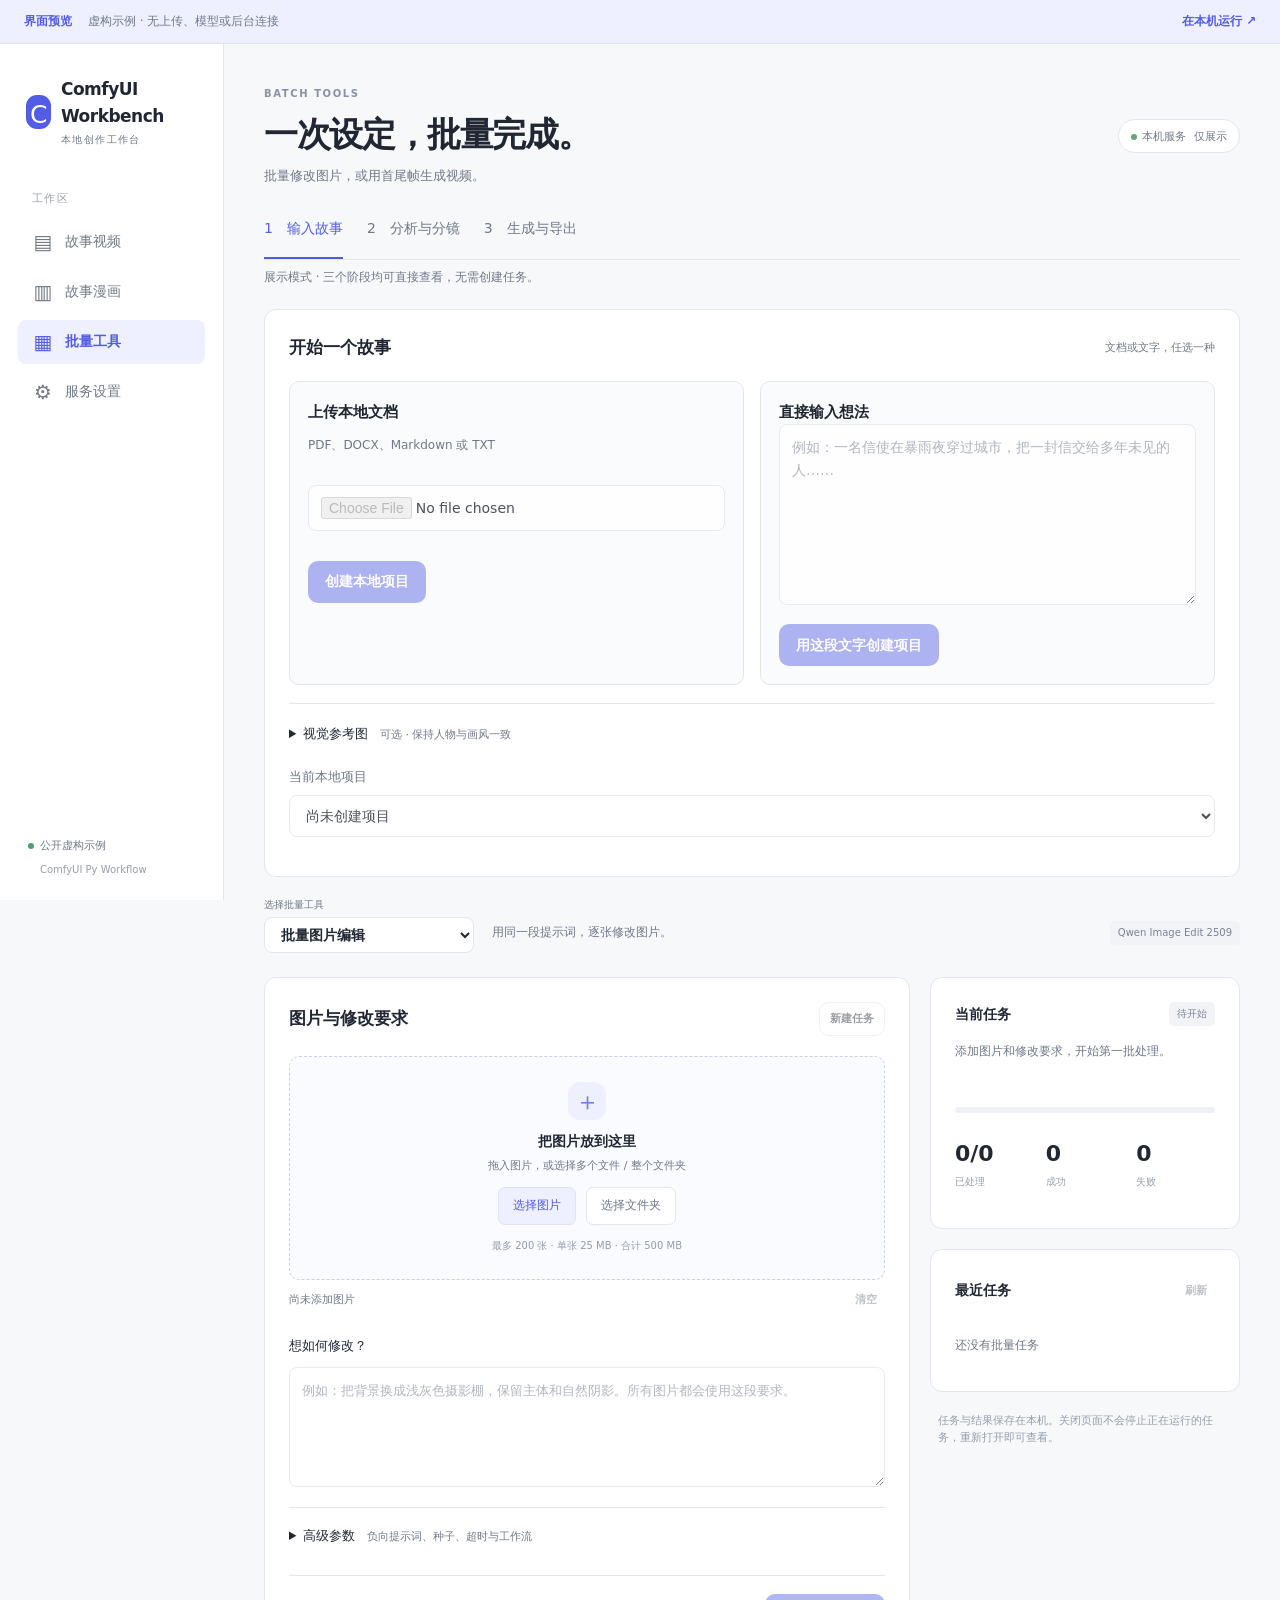
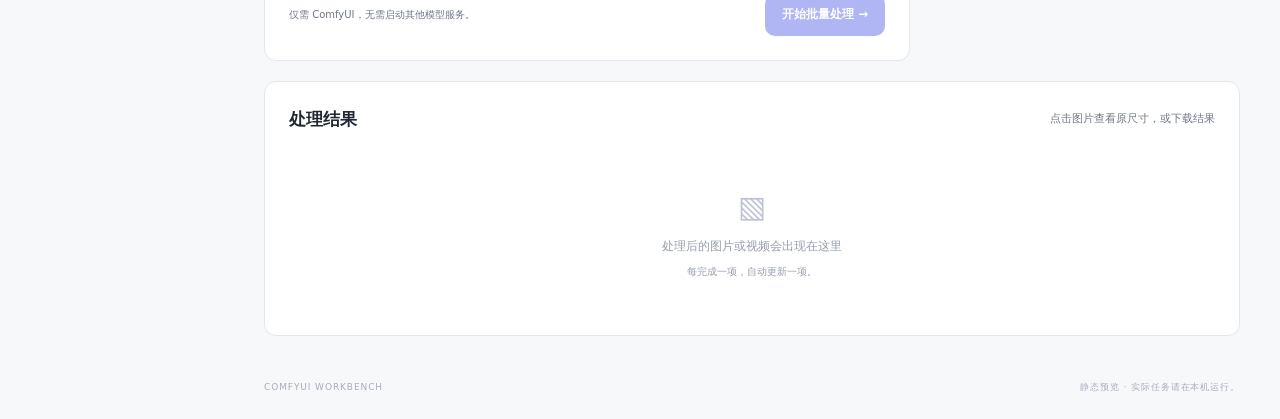
<file: docs/index.html>
<!doctype html>
<!-- Generated by scripts/build_ui_preview.py; edit the local UI or preview sources. -->
<html lang="zh-CN">
<head>
  <meta charset="utf-8">
  <meta name="viewport" content="width=device-width, initial-scale=1">
  <title>ComfyUI Workbench</title>
  <meta name="description" content="ComfyUI Workbench 统一工作台预览：故事漫画、故事视频、批量图片编辑与本机服务设置。使用公开示例，无上传或模型请求。">
  <meta http-equiv="Content-Security-Policy" content="default-src 'none'; script-src 'self'; style-src 'self'; img-src 'self' data:; media-src 'self'; connect-src 'none'; form-action 'none'; base-uri 'none'">
  <link rel="stylesheet" href="style.css">
  <link rel="stylesheet" href="preview.css">
</head>
<body>
  <div class="preview-notice"><strong>界面预览</strong><span>虚构示例 · 无上传、模型或后台连接</span><a href="https://github.com/marsguo2049/comfyui-py-workflow#quick-start">在本机运行 ↗</a></div>
  <noscript><p class="no-script">请启用 JavaScript 切换工作区。下面展示故事视频界面；真正处理任务请在本机运行项目。</p></noscript>
  <aside class="sidebar">
    <a class="brand" href="#story"><span class="brand-mark">C</span><span>ComfyUI Workbench<small>本地创作工作台</small></span></a>
    <p class="nav-caption">工作区</p>
    <nav aria-label="工作区">
      <button class="nav-item active" data-view="story" aria-current="page"><span aria-hidden="true">▤</span>故事视频</button>
      <button class="nav-item" data-view="comic"><span aria-hidden="true">▥</span>故事漫画</button>
      <button class="nav-item" data-view="batch"><span aria-hidden="true">▦</span>批量工具</button>
      <button class="nav-item" data-view="settings"><span aria-hidden="true">⚙</span>服务设置</button>
    </nav>
    <div class="sidebar-footer"><span class="local-dot"></span>公开虚构示例<small>ComfyUI Py Workflow</small></div>
  </aside>
  <div class="workspace">
  <header class="topbar">
    <div>
      <p class="eyebrow" id="view-eyebrow">STORY TO VIDEO</p>
      <h1 id="view-title">把故事，变成画面。</h1>
      <p class="subtitle" id="view-subtitle">从一个想法开始，在本机完成分镜与视频。</p>
    </div>
    <button class="offline-badge" id="go-settings"><span></span>本机服务 <span id="service-summary">仅展示</span></button>
  </header>

  <main>
    <div id="view-settings" class="hidden">
    <section class="panel" id="services-panel">
      <div class="section-heading">
        <div><h2>连接本机服务</h2></div>
        <button disabled class="secondary" id="refresh-services">重新检测</button>
      </div>
      <div class="service-settings">
        <label>LM Studio 地址<input disabled id="lm-url" value="http://127.0.0.1:1234/v1"></label>
        <label>ComfyUI 地址<input disabled id="comfy-url" value="http://127.0.0.1:8188"></label>
        <label>本地文字模型<select disabled id="lm-model"><option value="">等待检测</option></select></label>
      </div>
      <div class="status-grid">
        <article class="status-card" id="lm-status"><strong>LM Studio</strong><p>尚未检测</p></article>
        <article class="status-card" id="comfy-status"><strong>ComfyUI</strong><p>尚未检测</p></article>
        <article class="status-card" id="ocr-status"><strong>离线文档</strong><p>尚未检测</p></article>
      </div>
      <p class="hint">推荐顺序：先用 LM Studio 分析并生成分镜，自动卸载文字模型后，再让 ComfyUI 开始生成。</p>
    </section>
    </div>
    <div id="view-story">
    <div class="workflow-strip" role="tablist" aria-label="故事视频演示阶段"><button id="story-tab-input" type="button" role="tab" data-story-stage="input" aria-controls="story-stage-input" aria-selected="true" tabindex="0" class="active">1　输入故事</button><button id="story-tab-plan" type="button" role="tab" data-story-stage="plan" aria-controls="story-stage-plan" aria-selected="false" tabindex="-1" class="">2　分析与分镜</button><button id="story-tab-output" type="button" role="tab" data-story-stage="output" aria-controls="story-stage-output" aria-selected="false" tabindex="-1" class="">3　生成与导出</button></div><p class="hint preview-stage-hint">展示模式 · 三个阶段均可直接查看，无需创建任务。</p><div id="story-stage-input" role="tabpanel" aria-labelledby="story-tab-input" tabindex="0" class="">
    <section class="panel">
      <div class="section-heading"><div><h2>开始一个故事</h2></div><span class="hint">文档或文字，任选一种</span></div>
      <div class="two-columns">
        <div class="input-card">
          <h3>上传本地文档</h3>
          <p>PDF、DOCX、Markdown 或 TXT</p>
          <input disabled type="file" id="story-file" accept=".pdf,.docx,.md,.markdown,.txt">
          <button disabled id="upload-story">创建本地项目</button>
        </div>
        <div class="input-card">
          <h3>直接输入想法</h3>
          <textarea disabled id="story-text" rows="7" placeholder="例如：一名信使在暴雨夜穿过城市，把一封信交给多年未见的人……"></textarea>
          <button disabled id="create-text">用这段文字创建项目</button>
        </div>
      </div>
      <details class="reference-details"><summary>视觉参考图 <span class="hint">可选 · 保持人物与画风一致</span></summary>
      <div class="input-card reference-card">
        <div>
          <h3>单张视觉参考图（可选）</h3>
          <p>支持 PNG、JPG/JPEG 和 WebP。图片只保存在项目目录中；生成新场景时由 Qwen Image Edit 直接读取，用来保持人物、服装、物件或画风。</p>
          <input disabled type="file" id="reference-image" accept="image/png,image/jpeg,image/webp,.png,.jpg,.jpeg,.webp">
          <button disabled class="secondary" id="attach-reference">添加或替换当前项目的参考图</button>
        </div>
        <div class="reference-preview-shell">
          <img id="reference-preview" class="hidden" alt="当前参考图">
          <p id="reference-status" class="hint">尚未选择参考图；不上传时保持原来的纯文字生成方式。</p>
        </div>
      </div>
      </details>
      <div class="project-picker">
        <label>当前本地项目<select disabled id="project-select"><option value="">尚未创建项目</option></select></label>
        <span id="project-path"></span>
      </div>
    </section>

    </div><div id="story-stage-plan" role="tabpanel" aria-labelledby="story-tab-plan" tabindex="0" class="hidden"><section class="panel" id="analysis-panel">
      <div class="section-heading"><div><span class="step">03</span><h2>故事分析与时长建议</h2></div></div>
      <div id="workflow-error" class="warnings hidden"></div>
      <div id="analysis-empty" class="empty-state hidden">
        <p>LM Studio 将在本机读取故事，提取关键事件并推荐三个视频长度；参考图不会发送到云端。</p>
        <button disabled id="analyze-story">开始本地分析</button>
      </div>
      <div id="analysis-result">
        <div class="analysis-summary">
          <div><span>标题</span><strong id="analysis-title"></strong></div>
          <div><span>类型</span><strong id="analysis-genre"></strong></div>
          <p id="analysis-synopsis"></p>
          <p class="reason" id="analysis-reason"></p>
        </div>
        <div id="duration-options" class="duration-grid"></div>
        <div class="planning-settings">
          <label>最终时长（秒）<input disabled id="duration-seconds" type="number" min="15" max="180" step="5"></label>
          <label>画面比例<select disabled id="aspect-ratio"><option>16:9</option><option>9:16</option><option>1:1</option><option>4:3</option><option>3:4</option><option>21:9</option></select></label>
          <label>台词策略
            <select disabled id="dialogue-mode">
              <option value="auto">由模型判断（推荐）</option>
              <option value="none">不要台词或旁白</option>
              <option value="dialogue">需要台词或旁白</option>
            </select>
          </label>
          <label class="wide">补充画风要求<input disabled id="visual-style" placeholder="留空则由本地模型根据故事选择"></label>
        </div>
        <div class="button-row">
          <button disabled class="secondary" id="reanalyze-story">重新分析文档</button>
          <button disabled id="create-plan">确认时长，生成详细分镜</button>
        </div>
      </div>
    </section>

    <section class="panel" id="plan-panel">
      <div class="section-heading"><div><span class="step">04</span><h2>确认详细分镜</h2></div></div>
      <p class="hint">下方是公开虚构故事的分镜摘要。实际运行时，此处显示可审阅和修改的模型专用提示词与完整执行计划。</p>
      <textarea disabled id="plan-editor" class="code-editor" rows="24" spellcheck="false"></textarea>
      <div class="button-row">
        <button disabled class="secondary" id="save-plan">保存并校验修改</button>
        <button disabled id="start-generation">第二次确认：开始生成</button>
        <button disabled class="danger hidden" id="cancel-generation">当前步骤后停止</button>
      </div>
    </section>

    </div><div id="story-stage-output" role="tabpanel" aria-labelledby="story-tab-output" tabindex="0" class="hidden"><section class="panel" id="progress-panel">
      <div class="section-heading"><div><span class="step">05</span><h2>生成进度</h2></div></div>
      <div class="progress-shell"><div id="progress-bar"></div></div>
      <div class="progress-copy">
        <strong id="progress-percent">0%</strong>
        <p id="progress-message">等待开始</p>
      </div>
      <div class="metrics" id="progress-metrics"></div>
      <div id="warnings" class="warnings hidden"></div>
    </section>

    <section class="panel" id="results-panel">
      <div class="section-heading">
        <div><span class="step">06</span><h2>本地结果</h2></div>
        <button disabled class="secondary" id="open-folder">打开输出文件夹</button>
      </div>
      <div id="final-video"><p class="hint">以下是仓库已有的 10 秒单车公开样片，用于演示结果播放与下载；它与上方虚构故事的 30 秒分镜独立，不是该分镜的生成结果。</p>
      <video controls preload="none" poster="assets/bicycle-frame-0001.png" aria-label="公开单车示例视频"><source src="assets/bicycle-final-10s.mp4" type="video/mp4">浏览器不支持视频播放，请下载 MP4 查看。</video>
      <p><a class="preview-download" href="assets/bicycle-final-10s.mp4" download>下载公开样片 · MP4 / 10 秒 ↓</a></p></div>
      <h3>关键帧</h3>
      <div id="keyframe-gallery" class="gallery"><a href="assets/bicycle-frame-0001.png" target="_blank" rel="noopener"><img loading="lazy" src="assets/bicycle-frame-0001.png" alt="公开单车示例关键帧 1"></a><a href="assets/bicycle-frame-0002.png" target="_blank" rel="noopener"><img loading="lazy" src="assets/bicycle-frame-0002.png" alt="公开单车示例关键帧 2"></a><a href="assets/bicycle-frame-0003.png" target="_blank" rel="noopener"><img loading="lazy" src="assets/bicycle-frame-0003.png" alt="公开单车示例关键帧 3"></a></div>
      <h3>视频片段</h3>
      <div id="clip-list" class="clip-list"><p class="hint">本地运行后，此处列出逐段生成的视频。本预览提供上方合成样片供查看。</p></div>
    </section>
    </div>
    </div>
    <div id="view-comic" class="hidden">
      <div class="workflow-strip"><span class="active">1　输入故事</span><span>2　审阅分镜</span><span>3　生成与阅读</span></div>
      <div class="batch-layout">
        <section class="panel">
          <div class="section-heading"><div><h2>把故事画成漫画</h2></div><button disabled class="secondary" id="comic-new">新建漫画</button></div>
          <div id="comic-source-fields">
            <label>故事内容<textarea disabled id="comic-story" rows="5" maxlength="120000" placeholder="写下人物、事件和结局。模型会把故事拆成独立分格，保持叙事顺序。"></textarea></label>
            <label class="comic-file-label">或选择故事文档<input disabled id="comic-file" type="file" accept=".txt,.md,.markdown,.docx,.pdf"></label>
            <p class="hint" id="comic-source-note">选择文档时以文档为准；内容只保存在本机。</p>
            <details class="advanced"><summary>人物参考图 <span class="hint">可选 · 统一人物与画风</span></summary>
              <label class="comic-file-label">PNG / JPEG / WebP · 最多 25 MB<input disabled id="comic-reference" type="file" accept=".png,.jpg,.jpeg,.webp"></label>
              <p class="hint">参考图会居中裁切到选定画幅，请尽量使用相同比例并将主体放在中央。</p>
              <img id="comic-reference-preview" class="hidden" alt="漫画人物参考图">
            </details>
          </div>
          <div class="planning-settings comic-options" id="comic-planning-fields">
            <label>漫画格数<input disabled id="comic-count" type="number" min="2" max="16" value="6"></label>
            <label>每格画幅<select disabled id="comic-aspect"><option value="3:4">3:4 竖幅</option><option value="1:1">1:1 方形</option><option value="4:3">4:3 横幅</option><option value="16:9">16:9 宽幅</option><option value="9:16">9:16 长竖幅</option></select></label>
            <label class="comic-wide">画风要求<input disabled id="comic-style" value="清晰漫画线稿，柔和色彩，人物与服装保持一致" maxlength="1000"></label>
            <label class="checkbox-label comic-wide"><input disabled id="comic-unload" type="checkbox" checked>分镜完成后卸载文字模型，给生图腾出显存</label>
          </div>
          <div class="run-footer"><p class="hint">分镜使用 LM Studio；生图使用 Z-Image / Qwen。</p><button disabled id="comic-plan">生成漫画分镜 →</button></div>
          <p class="warnings hidden" id="comic-error" role="alert"></p>
        </section>
        <aside class="batch-aside">
          <section class="panel"><div class="section-heading"><div><h2>当前漫画</h2></div><span class="tag" id="comic-status">待开始</span></div>
            <p id="comic-message" role="status">输入故事，先生成可审阅的分镜。</p>
            <progress id="comic-progress" max="100" value="0" aria-label="漫画生成进度"></progress>
            <p class="hint" id="comic-metrics">尚未生成分格</p>
            <p class="warnings hidden" id="comic-warnings"></p>
            <div class="button-row"><button disabled class="danger hidden" id="comic-cancel">当前步骤后停止</button><button disabled class="secondary hidden" id="comic-open">打开漫画文件夹</button></div>
          </section>
          <section class="panel"><div class="section-heading"><div><h2>最近漫画</h2></div><button disabled class="text-button" id="comic-refresh">刷新</button></div><div id="comic-history" class="history-list"><p class="hint">还没有漫画项目</p></div></section>
          <p class="aside-note">先审阅分镜，再生成图片。中断后可以继续；已完成图片会保留在本机。</p>
        </aside>
      </div>
      <section id="comic-plan-panel" class="panel hidden">
        <div class="section-heading"><div><h2>审阅漫画分镜</h2></div><span id="comic-dirty" class="hint">已保存</span></div>
        <div id="comic-plan-fields">
          <label>漫画标题<input disabled id="comic-title" maxlength="120"></label>
          <details class="advanced"><summary>统一设定 <span class="hint">人物、画风和负向提示词</span></summary><div class="advanced-fields">
            <label>人物与连续性设定<textarea disabled id="comic-bible" rows="3" maxlength="4000"></textarea></label>
            <label>统一画风<input disabled id="comic-plan-style" maxlength="1000"></label>
            <label>负向提示词<textarea disabled id="comic-negative" rows="2" maxlength="2000"></textarea></label>
          </div></details>
          <div id="comic-panels" class="comic-plan-grid"></div>
        </div>
        <p class="hint">旁白和对白会排在图片下方，不让模型直接绘制中文。修改画面提示词后，该格及后续图片会重新生成；仅修改文字可直接更新阅读页。</p>
        <div class="button-row"><button disabled class="secondary" id="comic-save">保存分镜修改</button></div>
        <details class="advanced"><summary>生成参数</summary><div class="planning-settings comic-options"><label>基础种子<input disabled id="comic-seed" type="number" min="0" max="9007199254740975" value="1000"></label><label>单格超时（秒）<input disabled id="comic-timeout" type="number" min="1" max="86400" value="900"></label></div></details>
        <div class="run-footer"><p class="hint">首次无参考图用 Z-Image，后续用 Qwen 保持连续性。</p><button disabled id="comic-generate">确认分镜，生成漫画 →</button></div>
      </section>
      <section class="panel" id="comic-results-panel">
        <div class="section-heading"><div><h2>漫画阅读与导出</h2></div><div id="comic-exports" class="button-row"></div></div>
        <p class="hint">全部完成后可下载独立 HTML 阅读页和图片 ZIP；阅读页支持用浏览器打印为 PDF。</p>
        <div id="comic-results" class="comic-reader"><div class="empty-results">每完成一格，就会出现在这里。</div></div>
      </section>
    </div>
        <div id="view-batch" class="hidden">
      <div class="tool-strip"><label>选择批量工具<select id="batch-tool"><option value="image-edit">批量图片编辑</option><option value="first-last-video">批量首尾帧视频</option></select></label><p id="batch-tool-description">用同一段提示词，逐张修改图片。</p><span class="tag" id="batch-model">Qwen Image Edit 2509</span></div>
      <div class="batch-layout">
        <section class="panel batch-compose">
          <div class="section-heading"><div><h2 id="batch-compose-title">图片与修改要求</h2></div><button disabled class="secondary" id="batch-new">新建任务</button></div>
          <div id="batch-inputs">
            <div id="batch-video-inputs" class="hidden">
              <div class="two-columns">
                <div class="drop-zone" id="batch-first-drop"><h3>首帧</h3><p>每段视频的开始画面</p><div class="button-row"><label class="file-button">选择图片<input disabled id="batch-first-files" type="file" accept=".png,.jpg,.jpeg,.webp,.bmp,.gif,.tif,.tiff" multiple></label><label class="file-button secondary">选择文件夹<input disabled id="batch-first-folder" type="file" webkitdirectory multiple></label></div><div class="frame-selection-heading"><strong id="batch-first-count">尚未选择</strong></div><div id="batch-first-selection" class="selection-list frame-selection" aria-live="polite"></div></div>
                <div class="drop-zone" id="batch-last-drop"><h3>尾帧</h3><p>每段视频的结束画面</p><div class="button-row"><label class="file-button">选择图片<input disabled id="batch-last-files" type="file" accept=".png,.jpg,.jpeg,.webp,.bmp,.gif,.tif,.tiff" multiple></label><label class="file-button secondary">选择文件夹<input disabled id="batch-last-folder" type="file" webkitdirectory multiple></label></div><div class="frame-selection-heading"><strong id="batch-last-count">尚未选择</strong></div><div id="batch-last-selection" class="selection-list frame-selection" aria-live="polite"></div></div>
              </div>
              <p class="hint">首尾帧合计最多 200 张 · 单张 25 MB · 合计 500 MB。仅一侧选一张时，该图自动用于每一段视频。</p>
              <label>配对方式<select disabled id="batch-pairing"><option value="order">自然排序（2 排在 10 前）</option><option value="name">同名匹配（忽略扩展名及大小写）</option></select></label>
              <p class="hint">文件夹包含子文件夹中的图片。同名匹配要求每侧名称唯一；生成前请核对下方配对。</p>
              <div class="two-columns"><label>每段时长（秒）<input disabled id="batch-duration" type="number" min="1" max="30" step="0.1" value="5"></label><label>画面比例<select disabled id="batch-aspect"><option value="1:1 (Square)">1:1 方形</option><option value="16:9 (Widescreen)">16:9 横屏</option><option value="9:16 (Portrait Widescreen)">9:16 竖屏</option></select></label></div>
              <div class="two-columns"><label>分辨率（百万像素）<input disabled id="batch-megapixels" type="number" min="0.1" max="2" step="0.1" value="0.6"></label><label>采样步数<input disabled id="batch-steps" type="number" min="1" max="100" value="4"></label></div>
              <p class="hint">默认使用 4 步加速工作流。画面按所选比例居中裁切；时长与分辨率越大，显存和耗时越高。</p>
              <p id="batch-duration-hint" class="hint"></p>
              <div id="batch-pair-preview" class="selection-list" aria-live="polite"></div>
            </div>
            <div id="batch-drop" class="drop-zone">
              <span class="drop-icon" aria-hidden="true">＋</span><h3>把图片放到这里</h3><p>拖入图片，或选择多个文件 / 整个文件夹</p>
              <div class="button-row"><label class="file-button">选择图片<input disabled id="batch-files" type="file" accept=".png,.jpg,.jpeg,.webp,.bmp,.gif,.tif,.tiff" multiple></label><label class="file-button secondary">选择文件夹<input disabled id="batch-folder" type="file" webkitdirectory multiple></label></div>
              <small>最多 200 张 · 单张 25 MB · 合计 500 MB</small>
            </div>
            <div id="batch-selection-summary"><div class="selection-heading"><span id="batch-selection-count">尚未添加图片</span><button disabled class="text-button" id="batch-clear">清空</button></div>
            <div id="batch-selection" class="selection-list"></div></div>
            <label class="prompt-label"><span id="batch-prompt-label">想如何修改？</span><textarea disabled id="batch-prompt" rows="4" maxlength="20000" placeholder="例如：把背景换成浅灰色摄影棚，保留主体和自然阴影。所有图片都会使用这段要求。"></textarea></label>
            <details class="advanced"><summary>高级参数 <span class="hint">负向提示词、种子、超时与工作流</span></summary><div class="advanced-fields">
              <label id="batch-negative-field">负向提示词<textarea disabled id="batch-negative" rows="2" placeholder="不希望出现的内容（可选）"></textarea></label>
              <div class="two-columns"><label>基础种子<input disabled id="batch-seed" type="number" min="0" max="9007199254740792" value="43"></label><label>单项超时（秒）<input disabled id="batch-timeout" type="number" min="1" max="86400" value="900"></label></div>
              <label class="checkbox-label"><input disabled id="batch-increment" type="checkbox" checked>每项结果种子 +1</label>
              <label>自定义 API 工作流路径<input disabled id="batch-workflow" placeholder="留空使用内置 Qwen Image Edit 2509"></label>
              <p class="hint" id="batch-workflow-hint">自定义工作流需兼容现有 Qwen 节点。输出按任务单独保存，不会覆盖原图。</p>
            </div></details>
          </div>
          <div class="run-footer"><p class="hint">仅需 ComfyUI，无需启动其他模型服务。</p><button disabled id="batch-start">开始批量处理 <span aria-hidden="true">→</span></button></div>
          <p id="batch-error" class="warnings hidden" role="alert"></p>
        </section>
        <aside class="batch-aside">
          <section class="panel"><div class="section-heading"><div><h2>当前任务</h2></div><span class="tag" id="batch-status">待开始</span></div>
            <p id="batch-message" role="status">添加图片和修改要求，开始第一批处理。</p>
            <progress id="batch-progress" max="100" value="0" aria-label="批量任务进度"></progress>
            <div class="batch-stats"><div><strong id="batch-completed">0/0</strong><span>已处理</span></div><div><strong id="batch-succeeded">0</strong><span>成功</span></div><div><strong id="batch-failed">0</strong><span>失败</span></div></div>
            <div class="button-row"><button disabled class="danger hidden" id="batch-cancel">当前图片后停止</button><button disabled class="secondary hidden" id="batch-open">打开任务文件夹</button></div>
          </section>
          <section class="panel"><div class="section-heading"><div><h2>最近任务</h2></div><button disabled class="text-button" id="batch-refresh">刷新</button></div><div id="batch-history" class="history-list"><p class="hint">还没有批量任务</p></div></section>
          <p class="aside-note">任务与结果保存在本机。关闭页面不会停止正在运行的任务，重新打开即可查看。</p>
        </aside>
      </div>
      <section class="panel"><div class="section-heading"><div><h2>处理结果</h2></div><span class="hint">点击图片查看原尺寸，或下载结果</span></div><div id="batch-results" class="batch-results"><div class="empty-results"><span aria-hidden="true">▧</span><p>处理后的图片或视频会出现在这里</p><small>每完成一项，自动更新一项。</small></div></div></section>
    </div>

  </main>
  <footer class="page-footer">COMFYUI WORKBENCH <span>静态预览 · 实际任务请在本机运行。</span></footer>
  </div>

  <div id="toast" role="status"></div>
    <script src="preview.js"></script>
</body>
</html>
</file>
<file: docs/style.css>
:root {
  color-scheme: light;
  --bg: #f7f8fa;
  --panel: #ffffff;
  --panel-2: #f6f7f9;
  --line: #e3e6ec;
  --text: #202733;
  --muted: #707887;
  --accent: #525ce5;
  --accent-2: #454ed0;
  --warn: #9b651d;
  --danger: #bc3f48;
}
* { box-sizing: border-box; }
body {
  margin: 0;
  min-height: 100vh;
  background:
    radial-gradient(circle at 15% -10%, rgba(54,185,120,.18), transparent 36rem),
    linear-gradient(180deg, #f7f8fa, #f7f8fa);
  color: var(--text);
  font: 15px/1.6 system-ui, -apple-system, "Segoe UI", "Microsoft YaHei", sans-serif;
}
.topbar, main { width: min(1180px, calc(100% - 32px)); margin: auto; }
.topbar { padding: 54px 0 30px; display: flex; align-items: end; justify-content: space-between; gap: 24px; }
.eyebrow { margin: 0 0 8px; color: var(--accent); letter-spacing: .16em; font-size: 12px; font-weight: 700; }
h1 { margin: 0; font-size: clamp(34px, 5vw, 58px); letter-spacing: -.04em; line-height: 1; }
.subtitle { color: var(--muted); margin: 14px 0 0; font-size: 17px; }
.offline-badge { border: 1px solid #dce5df; background: #f4f8f5; color: #42604e; border-radius: 999px; padding: 9px 14px; white-space: nowrap; }
.offline-badge span { display: inline-block; width: 8px; height: 8px; margin-right: 8px; border-radius: 50%; background: var(--accent); box-shadow: 0 0 12px var(--accent); }
main { padding-bottom: 80px; }
.panel { background: rgba(19,26,24,.94); border: 1px solid var(--line); border-radius: 18px; padding: 26px; margin: 18px 0; box-shadow: 0 18px 55px rgba(0,0,0,.16); }
.section-heading { display: flex; align-items: center; justify-content: space-between; gap: 16px; margin-bottom: 22px; }
.section-heading > div { display: flex; align-items: center; gap: 12px; }
h2, h3 { margin: 0; }
h2 { font-size: 21px; }
h3 { font-size: 15px; }
.step { width: 34px; height: 34px; display: grid; place-items: center; border-radius: 10px; background: #eef0ff; color: var(--accent); font-weight: 750; }
.service-settings, .planning-settings { display: grid; grid-template-columns: repeat(3, 1fr); gap: 14px; }
label { display: grid; gap: 7px; color: var(--muted); font-size: 13px; }
input, select, textarea { width: 100%; border: 1px solid var(--line); border-radius: 10px; background: #ffffff; color: var(--text); padding: 11px 12px; font: inherit; outline: none; }
input:focus, select:focus, textarea:focus { border-color: var(--accent-2); box-shadow: 0 0 0 3px rgba(54,185,120,.12); }
textarea { resize: vertical; }
button { border: 0; border-radius: 10px; background: var(--accent); color: #ffffff; padding: 11px 17px; font: 700 14px/1.2 inherit; cursor: pointer; transition: .16s ease; }
button:hover { transform: translateY(-1px); filter: brightness(1.06); }
button:disabled { opacity: .45; cursor: wait; transform: none; }
button.secondary { background: #ffffff; color: var(--text); border: 1px solid #dfe3eb; }
button.danger { background: #fff2f2; color: #b53e49; border: 1px solid #f0d8db; }
.status-grid { display: grid; grid-template-columns: repeat(3, 1fr); gap: 14px; margin-top: 16px; }
.status-card { padding: 17px; border-radius: 12px; background: var(--panel-2); border: 1px solid var(--line); }
.status-card strong { display: block; margin-bottom: 6px; }
.status-card p { color: var(--muted); margin: 0; }
.status-card.ok { border-color: #cfe4d8; background: #f1f8f4; }
.status-card.bad { border-color: #ecdcc5; background: #fffbf4; }
.two-columns { display: grid; grid-template-columns: 1fr 1fr; gap: 16px; }
.input-card { padding: 20px; border: 1px solid var(--line); border-radius: 14px; background: var(--panel-2); }
.input-card p, .hint { color: var(--muted); }
.input-card input[type=file] { margin: 17px 0; }
.input-card button { margin-top: 13px; }
.reference-card { margin-top: 16px; display: grid; grid-template-columns: minmax(0, 1.4fr) minmax(240px, .6fr); gap: 22px; align-items: center; }
.reference-preview-shell { min-height: 160px; display: grid; place-items: center; padding: 12px; border: 1px dashed var(--line); border-radius: 12px; background: #ffffff; text-align: center; }
#reference-preview { display: block; width: 100%; max-height: 260px; object-fit: contain; border-radius: 9px; }
#reference-status { margin: 8px 0 0; overflow-wrap: anywhere; }
.project-picker { display: grid; grid-template-columns: minmax(260px, 1fr) 2fr; gap: 15px; align-items: end; margin-top: 18px; }
#project-path { color: var(--muted); overflow-wrap: anywhere; }
.empty-state { text-align: center; padding: 25px; border: 1px dashed var(--line); border-radius: 14px; }
.analysis-summary { background: var(--panel-2); border-radius: 13px; padding: 20px; }
.analysis-summary > div { display: inline-grid; margin-right: 32px; }
.analysis-summary span { color: var(--muted); font-size: 12px; }
.analysis-summary p { margin-bottom: 0; }
.analysis-summary .reason { color: var(--warn); }
.duration-grid { display: grid; grid-template-columns: repeat(3, 1fr); gap: 14px; margin: 18px 0; }
.duration-option { padding: 17px; border: 1px solid var(--line); border-radius: 13px; background: #ffffff; cursor: pointer; }
.duration-option.selected { border-color: var(--accent); background: #f1f8f4; }
.duration-option strong { display: block; font-size: 18px; }
.duration-option small { color: var(--muted); }
.wide { grid-column: span 1; }
.planning-settings { margin-bottom: 16px; }
.code-editor { min-height: 480px; font: 13px/1.55 Consolas, "Cascadia Mono", monospace; white-space: pre; }
.button-row { display: flex; gap: 10px; flex-wrap: wrap; margin-top: 14px; }
.progress-shell { height: 13px; border-radius: 999px; background: #f0f1f6; overflow: hidden; border: 1px solid var(--line); }
#progress-bar { width: 0; height: 100%; background: linear-gradient(90deg, var(--accent-2), var(--accent)); transition: width .35s ease; }
.progress-copy { display: flex; align-items: baseline; gap: 16px; margin-top: 12px; }
.progress-copy strong { font-size: 28px; color: var(--accent); }
.progress-copy p { margin: 0; color: var(--muted); }
.metrics { display: flex; gap: 10px; flex-wrap: wrap; margin-top: 12px; }
.metrics span { background: var(--panel-2); border: 1px solid var(--line); padding: 6px 10px; border-radius: 8px; color: var(--muted); }
.warnings { margin-top: 14px; padding: 13px; color: #98652d; background: #fff8ed; border: 1px solid #ecdcc5; border-radius: 10px; }
#final-video video { display: block; width: min(100%, 960px); border-radius: 13px; background: #000; margin-bottom: 22px; }
.gallery { display: grid; grid-template-columns: repeat(auto-fill, minmax(210px, 1fr)); gap: 12px; margin: 12px 0 24px; }
.gallery img { width: 100%; aspect-ratio: 16/9; object-fit: cover; border-radius: 10px; border: 1px solid var(--line); }
.clip-list { display: flex; flex-wrap: wrap; gap: 10px; }
.clip-list a { color: var(--accent); background: var(--panel-2); border: 1px solid var(--line); border-radius: 9px; padding: 8px 11px; text-decoration: none; }
.hidden { display: none !important; }
#toast { position: fixed; right: 22px; bottom: 22px; max-width: 460px; padding: 13px 16px; border-radius: 10px; background: #e9fff4; color: #0b2117; box-shadow: 0 12px 40px rgba(0,0,0,.3); opacity: 0; transform: translateY(12px); pointer-events: none; transition: .2s; white-space: pre-wrap; }
#toast.show { opacity: 1; transform: translateY(0); }
#toast.error { background: #ffe7e7; color: #3a1010; }
@media (max-width: 760px) {
  .topbar { align-items: start; flex-direction: column; }
  .service-settings, .status-grid, .two-columns, .duration-grid, .planning-settings { grid-template-columns: 1fr; }
  .reference-card { grid-template-columns: 1fr; }
  .project-picker { grid-template-columns: 1fr; }
  .panel { padding: 18px; }
}

/* Studio shell: quiet surfaces, one primary action, shared workspaces. */
body { background: var(--bg); font-size: 14px; }
button, input, select, textarea { font-family: inherit; }
button { font-size: 14px; font-weight: 600; line-height: 1.4; min-height: 42px; transition: background .15s; }
button:hover { transform: none; filter: brightness(.98); }
button:disabled { cursor: not-allowed; }
button:focus-visible, a:focus-visible, summary:focus-visible, .file-button:focus-within { outline: 3px solid #969dfa; outline-offset: 3px; }
a { color: var(--accent); }
h1 { font-size: clamp(25px, 3vw, 34px); letter-spacing: -.04em; line-height: 1.3; font-weight: 700; }
h2 { font-size: 17px; font-weight: 650; }
h3 { font-weight: 600; }
input, select, textarea { min-width: 0; font-size: 14px; border-radius: 8px; }
input:focus, select:focus, textarea:focus { box-shadow: 0 0 0 3px #525ce514; }
.sidebar { width: 224px; position: fixed; inset: 0 auto 0 0; display: flex; flex-direction: column; background: #fff; border-right: 1px solid var(--line); padding: 32px 18px 22px; z-index: 5; }
.brand { display: flex; align-items: center; gap: 10px; padding: 0 8px; text-decoration: none; color: var(--text); font-size: 17px; font-weight: 750; letter-spacing: -.03em; }
.brand small { display: block; color: var(--muted); font-size: 10px; font-weight: 400; letter-spacing: .14em; margin-top: 2px; }
.brand-mark { display: grid; place-items: center; width: 34px; height: 34px; border-radius: 11px; color: #fff; background: var(--accent); font-size: 25px; font-weight: 400; }
.nav-caption { font-size: 11px; color: #9a9faa; letter-spacing: .12em; padding-left: 14px; margin: 42px 0 12px; }
.sidebar nav { display: grid; gap: 6px; }
.nav-item { display: flex; align-items: center; gap: 12px; padding: 12px 15px; width: 100%; text-align: left; border-radius: 8px; background: transparent; color: #717986; font-weight: 500; }
.nav-item > span { font-size: 20px; line-height: 1; width: 20px; text-align: center; }
.nav-item.active { color: var(--accent); background: #eef0ff; font-weight: 650; }
.sidebar-footer { margin-top: auto; padding: 16px 10px 0; color: var(--muted); font-size: 11px; }
.sidebar-footer small { display: block; margin: 7px 0 0 12px; font-size: 10px; color: #989fa9; }
.local-dot { display: inline-block; width: 6px; height: 6px; border-radius: 50%; background: #4e9f78; margin-right: 6px; }
.workspace { margin-left: 224px; }
.topbar, main, .page-footer { width: min(1192px, calc(100% - 80px)); margin: auto; }
.topbar { padding: 42px 0 28px; align-items: center; gap: 16px; }
.eyebrow { color: #8b90a5; font-size: 10px; letter-spacing: .16em; margin-bottom: 10px; }
.subtitle { font-size: 13px; margin-top: 10px; }
.offline-badge { font-size: 11px; padding: 8px 12px; min-height: 34px; font-weight: 500; border-color: var(--line); color: var(--muted); background: #fff; }
.offline-badge > span:first-child { width: 6px; height: 6px; background: #64a481; box-shadow: none; margin-right: 5px; }
#service-summary { display: inline; width: auto; height: auto; background: none; box-shadow: none; border-radius: 0; color: var(--muted); margin: 0 0 0 5px; }
main { padding-bottom: 24px; }
.panel { background: #fff; border: 1px solid var(--line); box-shadow: 0 2px 3px #20273302; padding: 24px; border-radius: 12px; margin: 0 0 20px; min-width: 0; }
.section-heading { gap: 12px; margin-bottom: 20px; }
.section-heading .hint { font-size: 11px; }
.step { width: 28px; height: 28px; font-size: 11px; border-radius: 8px; }
.input-card { background: #fafbfc; border-radius: 10px; padding: 18px; }
.input-card p, .hint { font-size: 12px; }
.two-columns, .service-settings, .planning-settings { grid-template-columns: repeat(2, minmax(0, 1fr)); }
.service-settings { grid-template-columns: repeat(3, minmax(0, 1fr)); }
.status-card { padding: 14px; border-radius: 9px; font-size: 12px; }
.reference-details { margin-top: 18px; border-top: 1px solid var(--line); padding-top: 16px; }
summary { cursor: pointer; font-size: 13px; color: var(--text); padding: 4px 0; }
summary .hint { font-size: 11px; font-weight: 400; margin-left: 8px; }
.reference-preview-shell { background: #fff; }
.project-picker { grid-template-columns: minmax(0, 1fr); }
#project-path { font-size: 11px; }
.workflow-strip { display: flex; gap: 36px; border-bottom: 1px solid var(--line); margin-bottom: 24px; color: #9a9faa; font-size: 12px; }
.workflow-strip span { padding: 0 0 14px; }
.workflow-strip .active { color: var(--accent); border-bottom: 2px solid var(--accent); }
.tool-strip { display: flex; gap: 18px; align-items: center; margin: 0 0 24px; }
.tool-strip label { color: var(--muted); font-size: 10px; gap: 4px; }
.tool-strip select { width: 210px; background: #fff; font-weight: 600; padding: 8px 12px; }
.tool-strip p { color: var(--muted); font-size: 12px; margin: 16px 0 0; }
.tag { color: #7d8396; background: #f1f3f7; border-radius: 5px; padding: 4px 8px; font-size: 10px; white-space: nowrap; }
.tool-strip .tag { margin: 16px 0 0 auto; }
.batch-layout { display: grid; grid-template-columns: minmax(0, 1fr) 310px; gap: 20px; align-items: start; }
.batch-compose .section-heading button { padding: 5px 10px; min-height: 34px; font-size: 11px; }
.drop-zone { text-align: center; border: 1px dashed #cdd1e7; border-radius: 10px; background: #fafbff; padding: 25px 12px; }
.drop-zone.dragging { border-color: var(--accent); background: #eef0ff; }
.drop-icon { display: grid; place-items: center; width: 38px; height: 38px; border-radius: 12px; background: #eef0ff; color: #737be8; font-size: 25px; margin: 0 auto 10px; }
.drop-zone h3 { font-size: 14px; }
.drop-zone p { font-size: 11px; color: var(--muted); margin: 5px 0 12px; }
.drop-zone small { display: block; font-size: 10px; color: #949bac; margin-top: 13px; }
.drop-zone .button-row { justify-content: center; margin: 0; }
.file-button { position: relative; display: inline-flex; align-items: center; justify-content: center; min-height: 38px; padding: 8px 14px; color: var(--accent); background: #eef0ff; border: 1px solid #dfe2fa; border-radius: 7px; font-size: 12px; cursor: pointer; overflow: hidden; }
.file-button.secondary { background: #fff; color: var(--muted); border-color: var(--line); }
.file-button input[type="file"] { position: absolute; width: 1px; height: 1px; padding: 0; margin: -1px; overflow: hidden; clip: rect(0 0 0 0); clip-path: inset(50%); white-space: nowrap; opacity: 0; cursor: pointer; }
.selection-heading { display: flex; align-items: center; justify-content: space-between; min-height: 40px; font-size: 11px; color: var(--muted); }
.text-button { padding: 4px 8px; min-height: 34px; border: 0; background: transparent; color: var(--muted); font-size: 11px; }
.selection-list { max-height: 192px; overflow-y: auto; }
.selection-row { display: flex; align-items: center; gap: 8px; border-bottom: 1px solid #f0f1f5; padding: 3px 0; font-size: 11px; }
.selection-row > span { flex: 1; overflow-wrap: anywhere; }
.selection-row small { white-space: nowrap; color: #949bac; }
.selection-row button { font-size: 18px; }
.frame-selection-heading { display: flex; justify-content: space-between; margin-top: 12px; color: var(--muted); font-size: 10px; text-align: left; }
.frame-selection { max-height: 112px; margin-top: 4px; padding: 0 8px; border-radius: 6px; background: #fff; text-align: left; }
.frame-selection:empty { display: none; }
.prompt-label { color: var(--text); margin: 16px 0 20px; font-size: 13px; gap: 10px; }
textarea::placeholder, input::placeholder { color: #a0a5b1; }
.prompt-label textarea { font-size: 13px; line-height: 1.8; min-height: 120px; }
.advanced { border-top: 1px solid var(--line); padding-top: 14px; }
.advanced-fields { display: grid; gap: 14px; margin-top: 16px; }
.checkbox-label { display: flex; align-items: center; gap: 8px; }
.checkbox-label input { width: 16px; height: 16px; accent-color: var(--accent); }
.run-footer { margin-top: 24px; padding-top: 18px; border-top: 1px solid var(--line); display: flex; align-items: center; justify-content: space-between; gap: 12px; }
.run-footer .hint { font-size: 10px; margin: 0; }
.run-footer button { font-size: 12px; white-space: nowrap; }
.batch-aside .section-heading { margin-bottom: 16px; }
.batch-aside h2 { font-size: 14px; }
#batch-message { color: var(--muted); font-size: 12px; min-height: 40px; overflow-wrap: anywhere; }
progress { appearance: none; width: 100%; height: 6px; border: 0; background: #eff0f6; border-radius: 8px; overflow: hidden; accent-color: var(--accent); }
progress::-webkit-progress-bar { background: #eff0f6; }
progress::-webkit-progress-value { background: var(--accent); border-radius: 8px; }
progress::-moz-progress-bar { background: var(--accent); }
.batch-stats { display: grid; grid-template-columns: repeat(3, 1fr); gap: 12px; margin-top: 20px; }
.batch-stats > div { display: grid; gap: 2px; }
.batch-stats strong { font-size: 22px; font-weight: 600; }
.batch-stats span { font-size: 10px; color: #989fad; }
.batch-aside .button-row button { font-size: 11px; padding: 8px 10px; }
.history-list { max-height: 290px; overflow-y: auto; }
.history-item { width: 100%; display: grid; gap: 5px; border-radius: 0; padding: 12px 0; border-top: 1px solid #eff0f5; color: var(--text); background: transparent; text-align: left; }
.history-item strong { font-size: 11px; font-weight: 500; }
.history-item small { font-size: 10px; color: #9299a7; }
.aside-note { color: #969dab; font-size: 11px; padding: 0 8px; }
.batch-results { display: grid; grid-template-columns: repeat(auto-fill, minmax(180px, 1fr)); gap: 16px; }
.empty-results { grid-column: 1 / -1; text-align: center; color: #969dac; padding: 30px 10px; font-size: 12px; }
.empty-results > span { color: #bdc3d4; font-size: 30px; }
.empty-results p { margin: 6px 0; }
.empty-results small { font-size: 10px; }
.result-card { min-width: 0; border: 1px solid var(--line); border-radius: 9px; padding: 10px; }
.result-card img { width: 100%; aspect-ratio: 1; object-fit: contain; border-radius: 5px; background: #f7f8fa; }
.result-card strong { display: block; font-size: 11px; overflow-wrap: anywhere; margin-top: 8px; }
.result-links { display: flex; justify-content: space-between; gap: 8px; margin-top: 8px; font-size: 11px; }
.result-links a { text-decoration: none; padding: 5px 0; }
.result-error { font-size: 11px; overflow-wrap: anywhere; color: #b43d49; }
.tag[data-status=succeeded] { background: #eaf6ee; color: #38825b; }
.tag[data-status=failed], .tag[data-status=completed_with_errors] { background: #fff1ed; color: #b46447; }
.page-footer { display: flex; justify-content: space-between; padding: 0 0 24px; font-size: 9px; letter-spacing: .1em; color: #a6adba; }
.warnings { white-space: pre-wrap; overflow-wrap: anywhere; font-size: 12px; }
#toast { z-index: 20; max-width: min(460px, calc(100% - 32px)); }
@media (max-width: 1180px) {
  .sidebar { width: 200px; padding-inline: 12px; }
  .workspace { margin-left: 200px; }
  .topbar, main, .page-footer { width: calc(100% - 44px); }
  .batch-layout { grid-template-columns: minmax(0, 1fr) 270px; gap: 16px; }
  .panel { padding: 20px; }
  .tool-strip .tag { display: none; }
  .run-footer { align-items: stretch; flex-direction: column; }
}
@media (max-width: 960px) {
  .batch-layout { grid-template-columns: minmax(0, 1fr); }
  .batch-aside { display: grid; grid-template-columns: repeat(2, minmax(0, 1fr)); gap: 16px; }
  .batch-aside .panel { margin: 0; }
  .aside-note { grid-column: 1 / -1; margin: 0 0 20px; }
  .offline-badge { display: none; }
  .service-settings, .status-grid { grid-template-columns: 1fr; }
}
@media (max-width: 760px) {
  .sidebar { position: sticky; top: 0; width: 100%; padding: 12px 16px 0; border-right: 0; border-bottom: 1px solid var(--line); }
  .brand { padding: 0; font-size: 15px; gap: 8px; }
  .brand-mark { width: 28px; height: 28px; border-radius: 8px; font-size: 21px; }
  .brand small, .nav-caption, .sidebar-footer { display: none; }
  .sidebar nav { display: flex; gap: 6px; margin-top: 12px; }
  .nav-item { justify-content: center; padding: 10px 6px; border-radius: 7px 7px 0 0; font-size: 12px; min-height: 44px; gap: 6px; }
  .nav-item > span { font-size: 17px; width: 17px; }
  .workspace { margin-left: 0; }
  .topbar, main, .page-footer { width: calc(100% - 32px); }
  .topbar { padding: 26px 0 22px; gap: 8px; }
  .subtitle { font-size: 12px; }
  .eyebrow { font-size: 9px; margin-bottom: 8px; }
  .panel { padding: 18px; border-radius: 10px; margin-bottom: 16px; }
  .section-heading { flex-wrap: wrap; margin-bottom: 16px; }
  .two-columns, .planning-settings, .batch-aside { grid-template-columns: minmax(0, 1fr); }
  .reference-card { grid-template-columns: minmax(0, 1fr); }
  .tool-strip { flex-wrap: wrap; gap: 8px; margin-bottom: 16px; }
  .tool-strip p { margin: 0; font-size: 11px; }
  .tool-strip label, .tool-strip select { width: 100%; }
  input, select, textarea, .prompt-label textarea { font-size: 16px; }
  .workflow-strip { gap: 16px; font-size: 10px; justify-content: space-between; }
  .reference-details summary .hint, .advanced summary .hint { display: block; margin: 5px 0 0 16px; }
  .batch-results { grid-template-columns: repeat(2, minmax(0, 1fr)); gap: 10px; }
  .result-links { flex-wrap: wrap; }
  .drop-zone { padding: 22px 10px; }
  .file-button, .text-button, .result-links a { min-height: 44px; }
  .history-item { padding: 14px 0; }
  .run-footer button { min-height: 46px; }
  .code-editor { min-height: 320px; }
}
@media (prefers-reduced-motion: reduce) { * { transition: none !important; } }

.comic-file-label { margin: 16px 0 8px; }
.comic-options { margin-top: 18px; }
.comic-wide { grid-column: 1 / -1; }
#comic-reference-preview { max-width: 100%; max-height: 220px; object-fit: contain; border-radius: 8px; margin-top: 12px; }
#comic-message { color: var(--muted); overflow-wrap: anywhere; }
.comic-plan-grid, .comic-reader { display: grid; grid-template-columns: repeat(2, minmax(0, 1fr)); gap: 18px; margin-top: 18px; }
.comic-panel-editor { padding: 18px; border: 1px solid var(--line); border-radius: 10px; display: grid; gap: 12px; background: #fafbfc; }
.comic-panel-editor h3 { color: var(--accent); }
.comic-panel-editor label { color: var(--text); }
.comic-frame { margin: 0; border: 1px solid var(--line); border-radius: 10px; padding: 12px; align-self: start; min-width: 0; }
.comic-frame img { display: block; width: 100%; border-radius: 6px; }
.comic-frame p { white-space: pre-wrap; overflow-wrap: anywhere; margin: 10px 0; }
.comic-frame .comic-dialogue { font-weight: 600; }
.comic-frame .button-row { align-items: center; justify-content: space-between; }
.comic-frame a, #comic-exports a { font-size: 13px; text-decoration: none; display: inline-flex; align-items: center; min-height: 44px; }
#comic-exports { margin: 0; }
#comic-exports a { border: 1px solid var(--line); padding: 6px 12px; border-radius: 8px; }
.comic-frame button { font-size: 12px; }
@media(max-width:760px) { .comic-plan-grid, .comic-reader { grid-template-columns: minmax(0, 1fr); } }
@media(max-width:460px) { .nav-item > span { display: none; } }
</file>
<file: docs/preview.css>
/* The main stylesheet is generated from the local UI. Only preview framing lives here. */
body { padding-top: 44px; }
.preview-notice { position: fixed; top: 0; left: 0; right: 0; z-index: 30; min-height: 44px; display: flex; align-items: center; gap: 16px; padding: 10px 24px; background: #eef0ff; color: #707887; border-bottom: 1px solid #dfe2fa; font-size: 12px; }
.preview-notice strong { color: #525ce5; }
.preview-notice a { margin-left: auto; text-decoration: none; white-space: nowrap; font-weight: 600; }
.sidebar { top: 44px; }
.no-script { margin: 20px 24px 20px 248px; }
input:disabled, textarea:disabled, select:disabled { opacity: .8; cursor: default; }
button:disabled { cursor: default; }
.preview-example { color: #707887; font-size: 12px; overflow-wrap: anywhere; padding: 10px 0; border-bottom: 1px solid #eff0f5; }
.workflow-strip { gap: 24px; margin-bottom: 8px; }
.workflow-strip [role=tab] { padding: 0 0 14px; min-height: 44px; background: transparent; color: #707887; border-radius: 0; border-bottom: 2px solid transparent; font-size: 14px; font-weight: 500; }
.workflow-strip [role=tab].active { color: #525ce5; border-bottom-color: #525ce5; }
.preview-stage-hint { margin: 0 0 22px; }
[role=tabpanel]:focus-visible { outline: 2px solid #969dfa; outline-offset: 4px; }
.preview-complete #progress-bar { width: 100%; }
.preview-download { display: inline-block; min-height: 44px; padding: 9px 0; text-decoration: none; }
#view-story .duration-option { cursor: default; }
@media (max-width: 760px) {
  body { padding-top: 64px; }
  .preview-notice { min-height: 64px; padding: 8px 16px; gap: 4px 10px; flex-wrap: wrap; font-size: 11px; }
  .preview-notice > span { flex-basis: calc(100% - 80px); }
  .preview-notice a { margin-left: 0; }
  .sidebar { top: 64px; }
  .no-script { margin: 16px; }
  .workflow-strip { gap: 8px; }
  .workflow-strip [role=tab] { font-size: 12px; }
}
</file>
